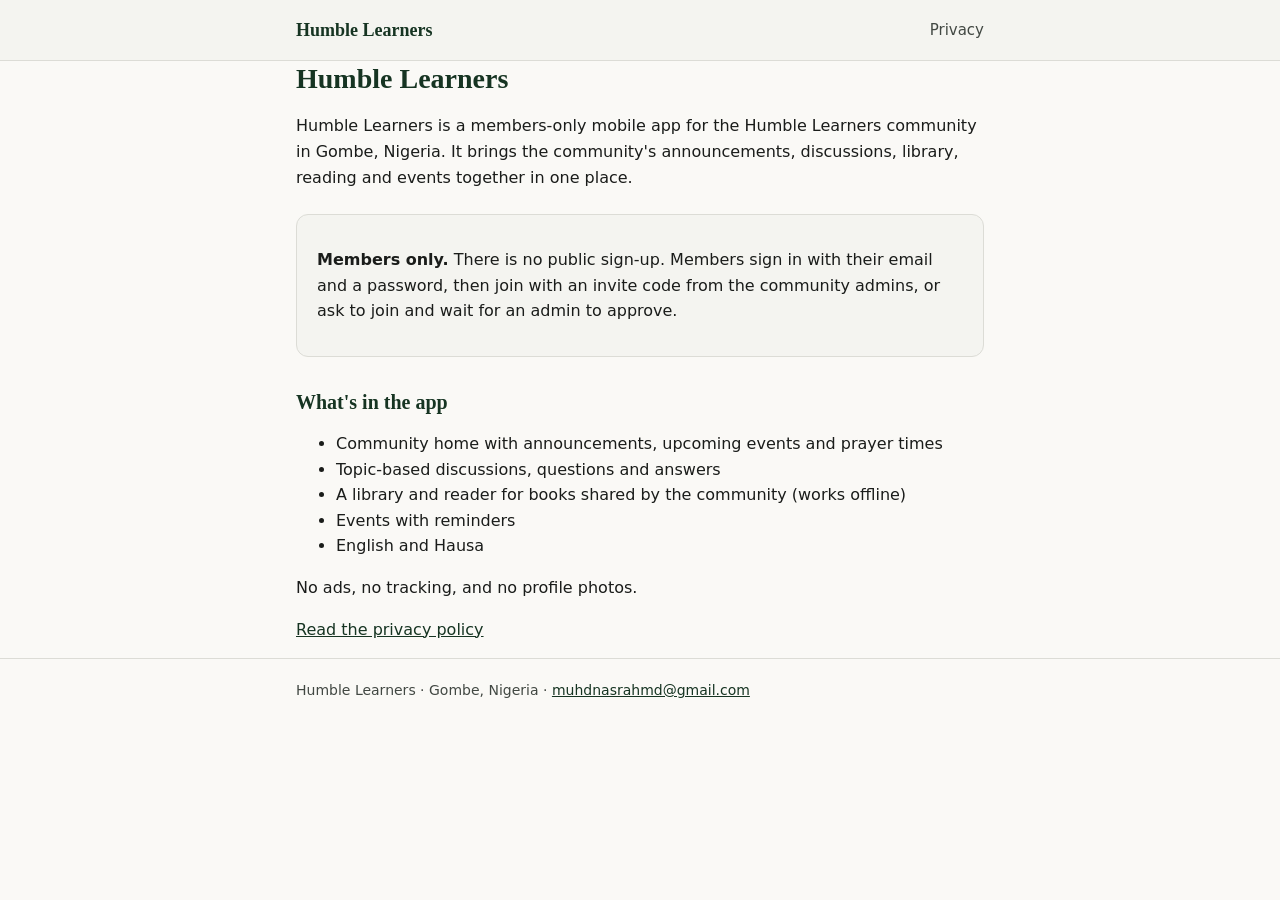
<file: index.html>
<!doctype html>
<html lang="en">
<head>
  <meta charset="utf-8">
  <meta name="viewport" content="width=device-width, initial-scale=1">
  <title>Humble Learners</title>
  <meta name="description" content="Humble Learners is a members-only app for the Humble Learners community in Gombe, Nigeria.">
  <link rel="stylesheet" href="style.css">
</head>
<body>
  <header><div class="wrap">
    <a class="brand" href="./">Humble Learners</a>
    <nav><a href="privacy.html">Privacy</a></nav>
  </div></header>
  <main class="wrap">
    <h1>Humble Learners</h1>
    <p>Humble Learners is a members-only mobile app for the Humble Learners community in Gombe, Nigeria. It brings the community's announcements, discussions, library, reading and events together in one place.</p>
    <div class="card">
      <p><strong>Members only.</strong> There is no public sign-up. Members sign in with their email and a password, then join with an invite code from the community admins, or ask to join and wait for an admin to approve.</p>
    </div>
    <h2>What's in the app</h2>
    <ul>
      <li>Community home with announcements, upcoming events and prayer times</li>
      <li>Topic-based discussions, questions and answers</li>
      <li>A library and reader for books shared by the community (works offline)</li>
      <li>Events with reminders</li>
      <li>English and Hausa</li>
    </ul>
    <p>No ads, no tracking, and no profile photos.</p>
    <p><a href="privacy.html">Read the privacy policy</a></p>
  </main>
  <footer><div class="wrap muted">Humble Learners · Gombe, Nigeria · <a href="mailto:muhdnasrahmd@gmail.com">muhdnasrahmd@gmail.com</a></div></footer>
</body>
</html>
</file>
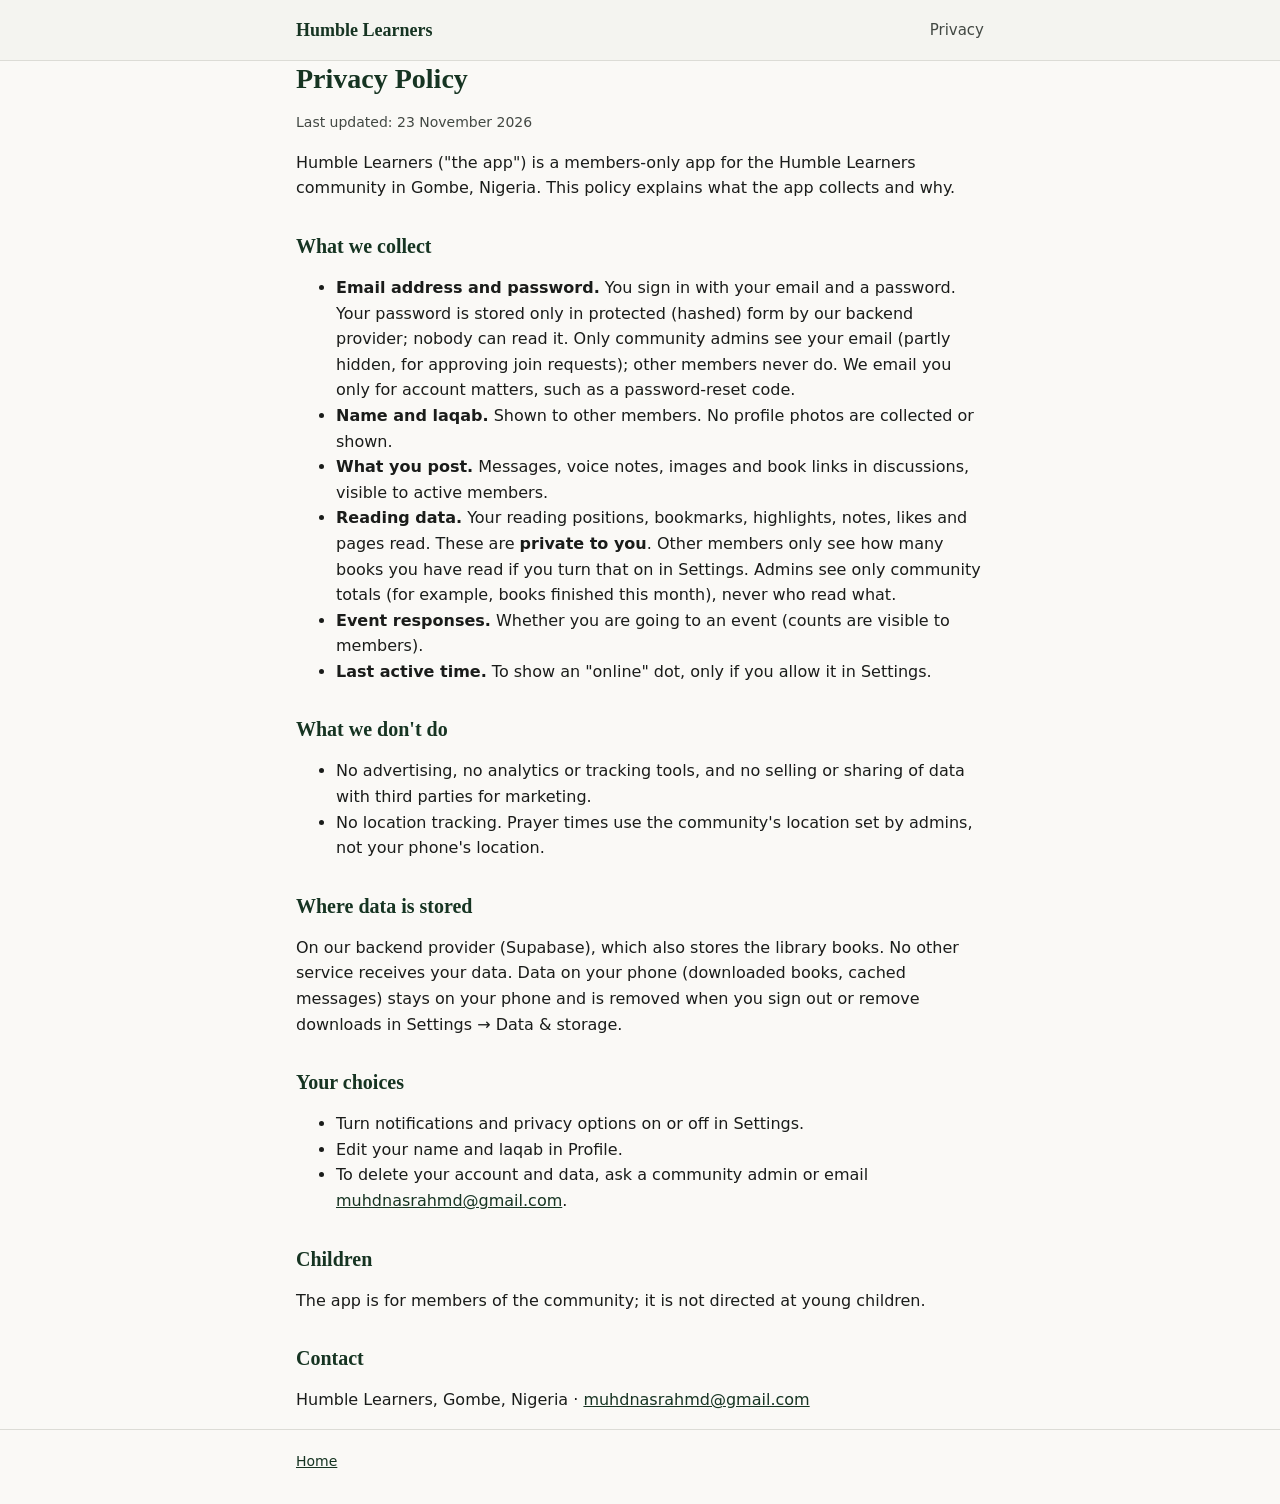
<file: privacy.html>
<!doctype html>
<html lang="en">
<head>
  <meta charset="utf-8">
  <meta name="viewport" content="width=device-width, initial-scale=1">
  <title>Privacy Policy · Humble Learners</title>
  <meta name="description" content="What the Humble Learners app collects and why.">
  <link rel="stylesheet" href="style.css">
</head>
<body>
  <header><div class="wrap">
    <a class="brand" href="./">Humble Learners</a>
    <nav><a href="privacy.html">Privacy</a></nav>
  </div></header>
  <main class="wrap">
    <h1>Privacy Policy</h1>
    <p class="muted">Last updated: 23 November 2026</p>
    <p>Humble Learners ("the app") is a members-only app for the Humble Learners community in Gombe, Nigeria. This policy explains what the app collects and why.</p>

    <h2>What we collect</h2>
    <ul>
      <li><strong>Email address and password.</strong> You sign in with your email and a password. Your password is stored only in protected (hashed) form by our backend provider; nobody can read it. Only community admins see your email (partly hidden, for approving join requests); other members never do. We email you only for account matters, such as a password-reset code.</li>
      <li><strong>Name and laqab.</strong> Shown to other members. No profile photos are collected or shown.</li>
      <li><strong>What you post.</strong> Messages, voice notes, images and book links in discussions, visible to active members.</li>
      <li><strong>Reading data.</strong> Your reading positions, bookmarks, highlights, notes, likes and pages read. These are <strong>private to you</strong>. Other members only see how many books you have read if you turn that on in Settings. Admins see only community totals (for example, books finished this month), never who read what.</li>
      <li><strong>Event responses.</strong> Whether you are going to an event (counts are visible to members).</li>
      <li><strong>Last active time.</strong> To show an "online" dot, only if you allow it in Settings.</li>
    </ul>

    <h2>What we don't do</h2>
    <ul>
      <li>No advertising, no analytics or tracking tools, and no selling or sharing of data with third parties for marketing.</li>
      <li>No location tracking. Prayer times use the community's location set by admins, not your phone's location.</li>
    </ul>

    <h2>Where data is stored</h2>
    <p>On our backend provider (Supabase), which also stores the library books. No other service receives your data. Data on your phone (downloaded books, cached messages) stays on your phone and is removed when you sign out or remove downloads in Settings → Data &amp; storage.</p>

    <h2>Your choices</h2>
    <ul>
      <li>Turn notifications and privacy options on or off in Settings.</li>
      <li>Edit your name and laqab in Profile.</li>
      <li>To delete your account and data, ask a community admin or email <a href="mailto:muhdnasrahmd@gmail.com">muhdnasrahmd@gmail.com</a>.</li>
    </ul>

    <h2>Children</h2>
    <p>The app is for members of the community; it is not directed at young children.</p>

    <h2>Contact</h2>
    <p>Humble Learners, Gombe, Nigeria · <a href="mailto:muhdnasrahmd@gmail.com">muhdnasrahmd@gmail.com</a></p>
  </main>
  <footer><div class="wrap muted"><a href="./">Home</a></div></footer>
</body>
</html>
</file>
<file: style.css>
:root {
  --primary: #163422;
  --primary-fixed: #c8ebd0;
  --surface: #faf9f6;
  --surface-low: #f4f4f0;
  --on-surface: #1a1c1a;
  --on-surface-variant: #424843;
  --border: #dcdcd6;
}
@media (prefers-color-scheme: dark) {
  :root:not([data-theme="light"]) {
    --primary: #99baa1;
    --primary-fixed: #2d4b37;
    --surface: #121412;
    --surface-low: #1a1c1a;
    --on-surface: #e3e3de;
    --on-surface-variant: #b9bfb9;
    --border: #333833;
  }
}
* { box-sizing: border-box; }
body {
  margin: 0;
  background: var(--surface);
  color: var(--on-surface);
  font: 16px/1.6 Inter, system-ui, -apple-system, "Segoe UI", Roboto, sans-serif;
}
header { background: var(--surface-low); border-bottom: 1px solid var(--border); }
.wrap { max-width: 720px; margin: 0 auto; padding: 0 16px; }
header .wrap { display: flex; align-items: center; justify-content: space-between; height: 60px; }
.brand { font-family: Merriweather, Georgia, serif; font-weight: 700; color: var(--primary); text-decoration: none; font-size: 18px; }
nav a { color: var(--on-surface-variant); margin-left: 16px; text-decoration: none; font-size: 15px; }
nav a:hover { color: var(--primary); }
main { padding: 32px 0 48px; }
h1, h2 { font-family: Merriweather, Georgia, serif; color: var(--primary); line-height: 1.3; }
h1 { font-size: 28px; margin: 0 0 12px; }
h2 { font-size: 20px; margin: 32px 0 8px; }
p, li { color: var(--on-surface); }
.muted { color: var(--on-surface-variant); font-size: 14px; }
.card { background: var(--surface-low); border: 1px solid var(--border); border-radius: 12px; padding: 16px 20px; margin: 24px 0; }
a { color: var(--primary); }
footer { border-top: 1px solid var(--border); padding: 20px 0 32px; }
</file>
